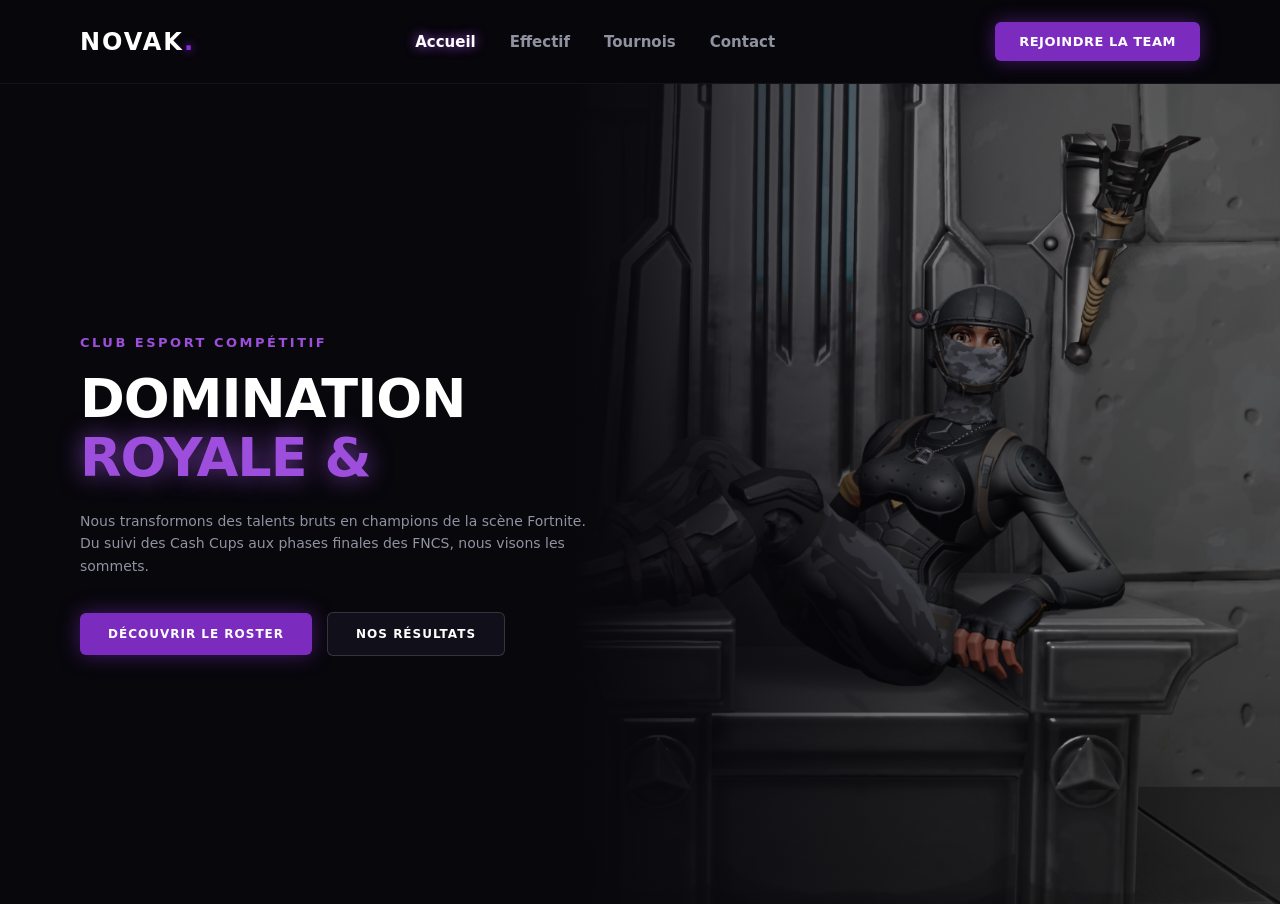
<file: index.html>
<!DOCTYPE html>
<html lang="fr">
<head>
    <meta charset="UTF-8">
    <meta name="viewport" content="width=device-width, initial-scale=1.0">
    <title>NOVAK Esport — Accueil</title>
    <link rel="stylesheet" href="style.css">
    <link rel="stylesheet" href="https://cdnjs.cloudflare.com/ajax/libs/font-awesome/6.4.0/css/all.min.css">
</head>
<body>

    <!-- HEADER / NAVIGATION -->
    <header>
        <div class="logo">NOVAK<span>.</span></div>
        <nav>
            <a href="index.html" class="active">Accueil</a>
            <a href="effectif.html">Effectif</a>
            <a href="tournois.html">Tournois</a>
            <a href="contact.html">Contact</a>
        </nav>
        <a href="contact.html" class="btn-header">Rejoindre la Team</a>
    </header>

    <!-- HERO SECTION ACCUEIL -->
    <section class="hero-container">
        <div class="hero-content">
            <span class="sub-title">CLUB ESPORT COMPÉTITIF</span>
            <h1>DOMINATION<br><span class="glow-text">ROYALE &amp;</span></h1>
            <p class="hero-description">
                Nous transformons des talents bruts en champions de la scène Fortnite. Du suivi des Cash Cups aux phases finales des FNCS, nous visons les sommets.
            </p>
            <div class="hero-buttons">
                <a href="effectif.html" class="btn-primary">DÉCOUVRIR LE ROSTER</a>
                <a href="tournois.html" class="btn-secondary">NOS RÉSULTATS</a>
            </div>
        </div>

        <!-- IMAGE DU PERSONNAGE FORTNITE -->
        <div class="hero-image-wrapper">
            <img src="affiche_site_novak.png" alt="Novak Esport Character" class="hero-img">
            <div class="hero-overlay"></div>
        </div>
    </section>

</body>
</html>
</file>
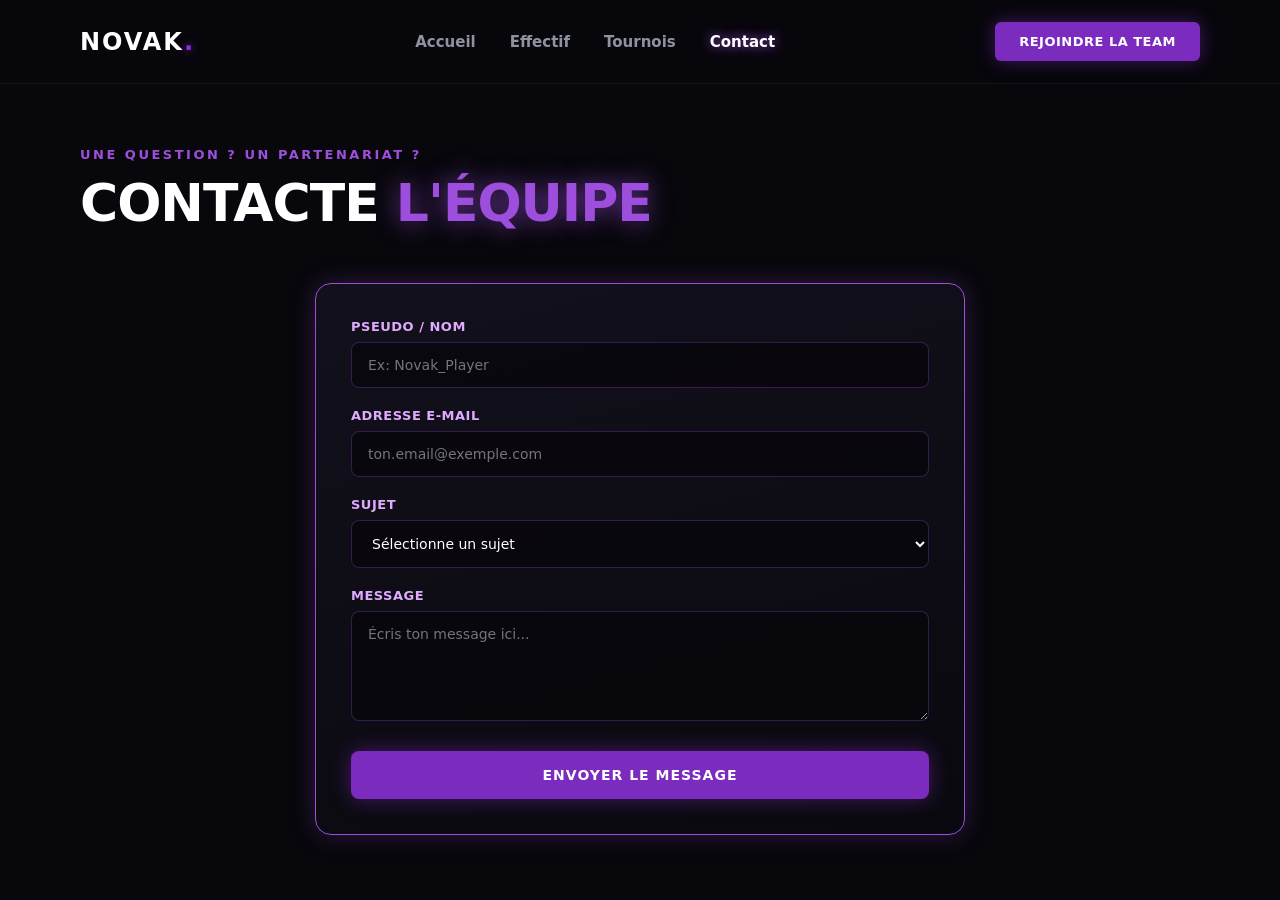
<file: contact.html>
<!DOCTYPE html>
<html lang="fr">
<head>
    <meta charset="UTF-8">
    <meta name="viewport" content="width=device-width, initial-scale=1.0">
    <title>Novak Esport - Contact</title>
    <link rel="stylesheet" href="style.css">
</head>
<body>

    <header>
        <div class="logo">NOVAK<span>.</span></div>
        <nav>
            <a href="index.html">Accueil</a>
            <a href="effectif.html">Effectif</a>
            <a href="tournois.html">Tournois</a>
            <a href="contact.html" class="active">Contact</a>
        </nav>
        <a href="contact.html" class="btn-header">Rejoindre la Team</a>
    </header>

    <main class="container">
        <span class="sub-title">UNE QUESTION ? UN PARTENARIAT ?</span>
        <h1>CONTACTE <span class="glow-text">L'ÉQUIPE</span></h1>

        <div class="contact-card">
            <!-- Remplace l'action par ton lien Formspree -->
            <form action="https://formspree.io/f/xzebvqvg" method="POST" class="contact-form">
                
                <div class="form-group">
                    <label for="pseudo">Pseudo / Nom</label>
                    <input type="text" id="pseudo" name="pseudo" placeholder="Ex: Novak_Player" required>
                </div>

                <div class="form-group">
                    <label for="email">Adresse E-mail</label>
                    <input type="email" id="email" name="email" placeholder="ton.email@exemple.com" required>
                </div>

                <div class="form-group">
                    <label for="subject">Sujet</label>
                    <select id="subject" name="subject" required>
                        <option value="" disabled selected>Sélectionne un sujet</option>
                        <option value="Recrutement">Recrutement / Candidature</option>
                        <option value="Partenariat">Partenariat / Sponsor</option>
                        <option value="Autre">Autre demande</option>
                    </select>
                </div>

                <div class="form-group">
                    <label for="message">Message</label>
                    <textarea id="message" name="message" rows="5" placeholder="Écris ton message ici..." required></textarea>
                </div>

                <button type="submit" class="btn-submit">ENVOYER LE MESSAGE</button>
            </form>
        </div>
    </main>

</body>
</html>
</file>
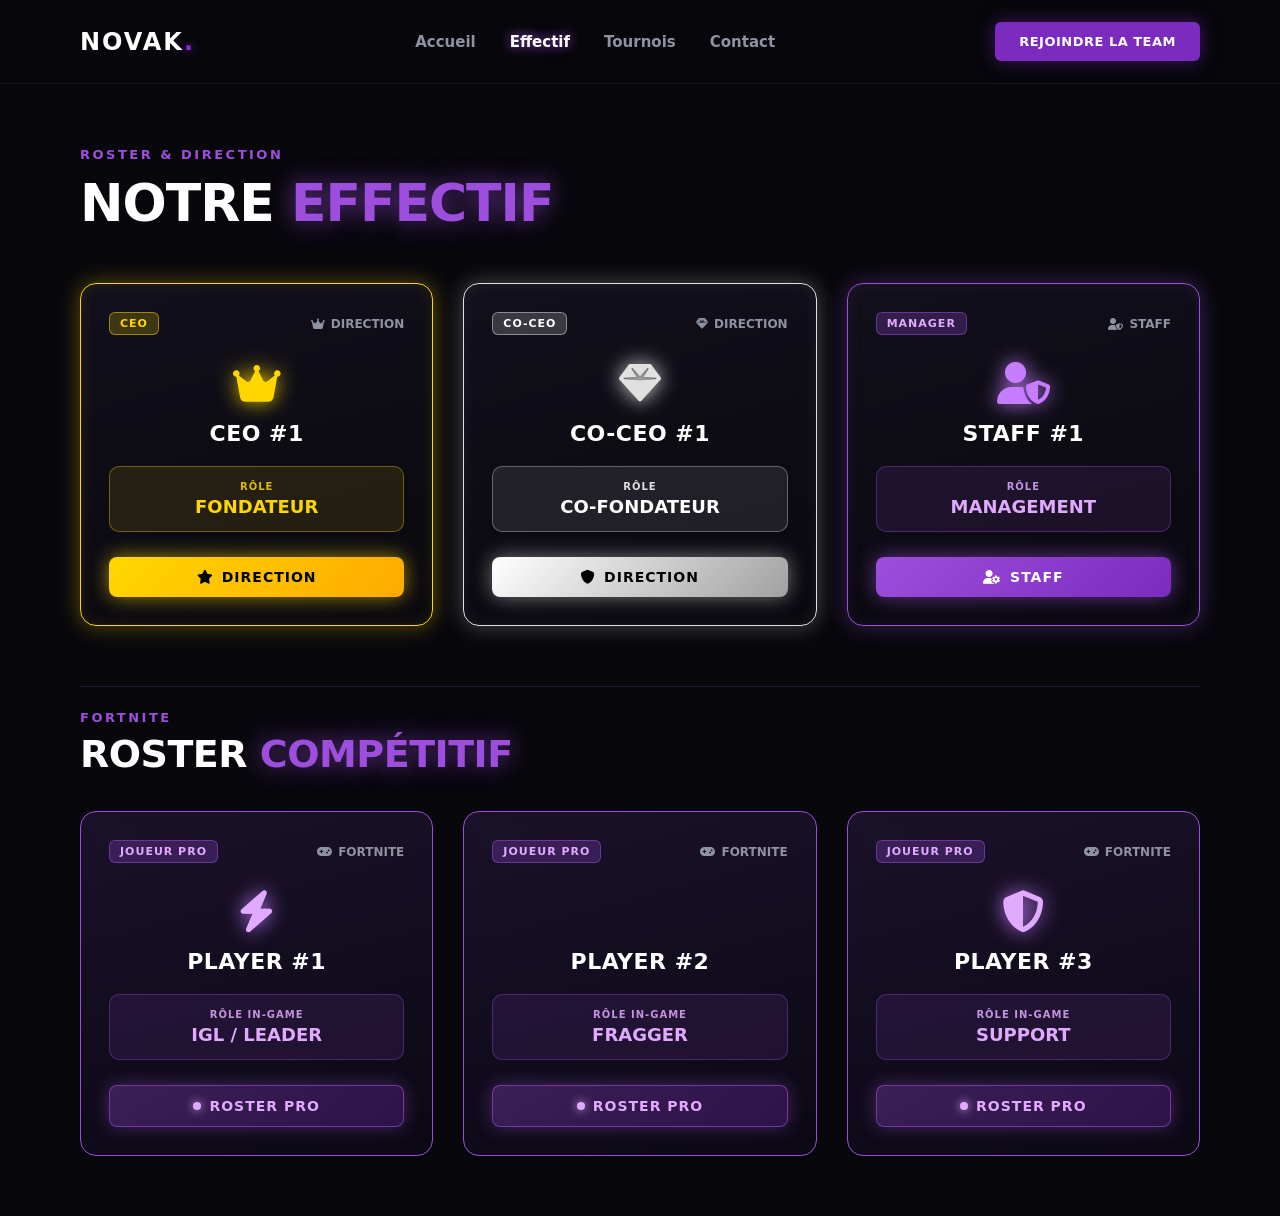
<file: effectif.html>
<!DOCTYPE html>
<html lang="fr">
<head>
    <meta charset="UTF-8">
    <!-- Balise indispensable pour l'affichage mobile -->
    <meta name="viewport" content="width=device-width, initial-scale=1.0">
    <title>NOVAK Esport — Effectif</title>
    <link rel="stylesheet" href="style.css">
    <!-- Font Awesome pour les icônes -->
    <link rel="stylesheet" href="https://cdnjs.cloudflare.com/ajax/libs/font-awesome/6.4.0/css/all.min.css">
</head>
<body>

    <!-- HEADER / NAVIGATION -->
    <header>
        <div class="logo">NOVAK<span>.</span></div>
        <nav>
            <a href="index.html">Accueil</a>
            <a href="effectif.html" class="active">Effectif</a>
            <a href="tournois.html">Tournois</a>
            <a href="contact.html">Contact</a>
        </nav>
        <a href="contact.html" class="btn-header">Rejoindre la Team</a>
    </header>

    <!-- CONTENU PRINCIPAL -->
    <main class="container">
        
        <!-- EN-TÊTE PAGE -->
        <span class="sub-title">ROSTER & DIRECTION</span>
        <h1>NOTRE <span class="glow-text">EFFECTIF</span></h1>
        
        <!-- SECTION 1 : DIRECTION & STAFF -->
        <div class="tournament-grid">

            <!-- 1. CEO -->
            <div class="card-tournament card-gold">
                <div class="card-header">
                    <span class="tag-mode tag-gold">CEO</span>
                    <span class="card-date"><i class="fa-solid fa-crown"></i> DIRECTION</span>
                </div>
                <div class="card-body">
                    <div class="rank-icon-wrapper">
                        <i class="fa-solid fa-crown"></i>
                    </div>
                    <h2>CEO #1</h2>
                    <div class="cashprize-box gold-box">
                        <span class="cash-label">RÔLE</span>
                        <span class="cash-amount">FONDATEUR</span>
                    </div>
                </div>
                <div class="card-footer">
                    <div class="rank-badge badge-gold">
                        <i class="fa-solid fa-star"></i> DIRECTION
                    </div>
                </div>
            </div>

            <!-- 2. CO-CEO -->
            <div class="card-tournament card-silver">
                <div class="card-header">
                    <span class="tag-mode tag-silver">CO-CEO</span>
                    <span class="card-date"><i class="fa-solid fa-gem"></i> DIRECTION</span>
                </div>
                <div class="card-body">
                    <div class="rank-icon-wrapper">
                        <i class="fa-solid fa-gem"></i>
                    </div>
                    <h2>CO-CEO #1</h2>
                    <div class="cashprize-box silver-box">
                        <span class="cash-label">RÔLE</span>
                        <span class="cash-amount">CO-FONDATEUR</span>
                    </div>
                </div>
                <div class="card-footer">
                    <div class="rank-badge badge-silver">
                        <i class="fa-solid fa-shield"></i> DIRECTION
                    </div>
                </div>
            </div>

            <!-- 3. MANAGER / STAFF -->
            <div class="card-tournament card-purple">
                <div class="card-header">
                    <span class="tag-mode tag-purple">MANAGER</span>
                    <span class="card-date"><i class="fa-solid fa-user-shield"></i> STAFF</span>
                </div>
                <div class="card-body">
                    <div class="rank-icon-wrapper">
                        <i class="fa-solid fa-user-shield"></i>
                    </div>
                    <h2>STAFF #1</h2>
                    <div class="cashprize-box purple-box">
                        <span class="cash-label">RÔLE</span>
                        <span class="cash-amount">MANAGEMENT</span>
                    </div>
                </div>
                <div class="card-footer">
                    <div class="rank-badge badge-purple">
                        <i class="fa-solid fa-user-gear"></i> STAFF
                    </div>
                </div>
            </div>

        </div>

        <!-- SÉPARATEUR DE SECTION -->
        <div class="section-divider">
            <span class="sub-title">FORTNITE</span>
            <h2>ROSTER <span class="glow-text">COMPÉTITIF</span></h2>
        </div>

        <!-- SECTION 2 : JOUEURS PROS -->
        <div class="tournament-grid">

            <!-- 4. JOUEUR PRO 1 -->
            <div class="card-tournament card-upcoming">
                <div class="card-header">
                    <span class="tag-mode tag-upcoming">JOUEUR PRO</span>
                    <span class="card-date"><i class="fa-solid fa-gamepad"></i> FORTNITE</span>
                </div>
                <div class="card-body">
                    <div class="rank-icon-wrapper">
                        <i class="fa-solid fa-bolt"></i>
                    </div>
                    <h2>PLAYER #1</h2>
                    <div class="cashprize-box upcoming-box">
                        <span class="cash-label">RÔLE IN-GAME</span>
                        <span class="cash-amount">IGL / LEADER</span>
                    </div>
                </div>
                <div class="card-footer">
                    <div class="rank-badge badge-upcoming">
                        <span class="pulse-dot"></span> ROSTER PRO
                    </div>
                </div>
            </div>

            <!-- 5. JOUEUR PRO 2 -->
            <div class="card-tournament card-upcoming">
                <div class="card-header">
                    <span class="tag-mode tag-upcoming">JOUEUR PRO</span>
                    <span class="card-date"><i class="fa-solid fa-gamepad"></i> FORTNITE</span>
                </div>
                <div class="card-body">
                    <div class="rank-icon-wrapper">
                        <i class="fa-solid fa-crosshair"></i>
                    </div>
                    <h2>PLAYER #2</h2>
                    <div class="cashprize-box upcoming-box">
                        <span class="cash-label">RÔLE IN-GAME</span>
                        <span class="cash-amount">FRAGGER</span>
                    </div>
                </div>
                <div class="card-footer">
                    <div class="rank-badge badge-upcoming">
                        <span class="pulse-dot"></span> ROSTER PRO
                    </div>
                </div>
            </div>

            <!-- 6. JOUEUR PRO 3 -->
            <div class="card-tournament card-upcoming">
                <div class="card-header">
                    <span class="tag-mode tag-upcoming">JOUEUR PRO</span>
                    <span class="card-date"><i class="fa-solid fa-gamepad"></i> FORTNITE</span>
                </div>
                <div class="card-body">
                    <div class="rank-icon-wrapper">
                        <i class="fa-solid fa-shield-halved"></i>
                    </div>
                    <h2>PLAYER #3</h2>
                    <div class="cashprize-box upcoming-box">
                        <span class="cash-label">RÔLE IN-GAME</span>
                        <span class="cash-amount">SUPPORT</span>
                    </div>
                </div>
                <div class="card-footer">
                    <div class="rank-badge badge-upcoming">
                        <span class="pulse-dot"></span> ROSTER PRO
                    </div>
                </div>
            </div>

        </div>

    </main>

</body>
</html>
</file>
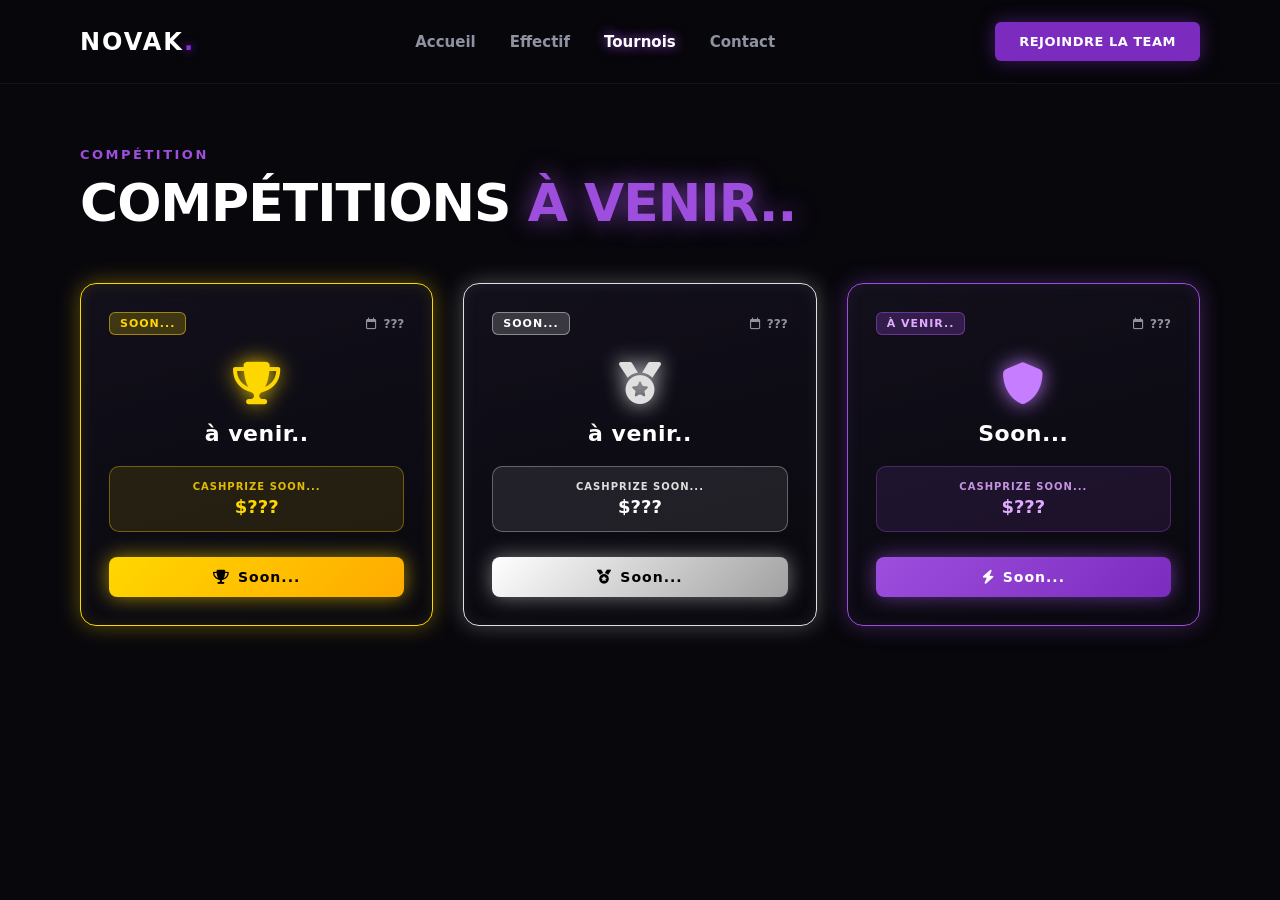
<file: tournois.html>
<!DOCTYPE html>
<html lang="fr">
<head>
    <meta charset="UTF-8">
    <meta name="viewport" content="width=device-width, initial-scale=1.0">
    <title>NOVAK Esport — Tournois</title>
    <link rel="stylesheet" href="style.css">
    <link rel="stylesheet" href="https://cdnjs.cloudflare.com/ajax/libs/font-awesome/6.4.0/css/all.min.css">
</head>
<body>

    <header>
        <div class="logo">NOVAK<span>.</span></div>
        <nav>
            <a href="index.html">Accueil</a>
            <a href="effectif.html">Effectif</a>
            <a href="tournois.html" class="active">Tournois</a>
            <a href="contact.html">Contact</a>
        </nav>
        <a href="contact.html" class="btn-header">Rejoindre la Team</a>
    </header>

    <main class="container">
        <span class="sub-title">COMPÉTITION</span>
        <h1>COMPÉTITIONS <span class="glow-text">À VENIR..</span></h1>
        
        <div class="tournament-grid">

            <!-- Tournoi 1 -->
            <div class="card-tournament card-gold">
                <div class="card-header">
                    <span class="tag-mode tag-gold">SOON...</span>
                    <span class="card-date"><i class="fa-regular fa-calendar"></i> ???</span>
                </div>
                <div class="card-body">
                    <div class="rank-icon-wrapper">
                        <i class="fa-solid fa-trophy"></i>
                    </div>
                    <h2>à venir..</h2>
                    <div class="cashprize-box gold-box">
                        <span class="cash-label">CASHPRIZE SOON...</span>
                        <span class="cash-amount">$???</span>
                    </div>
                </div>
                <div class="card-footer">
                    <div class="rank-badge badge-gold">
                        <i class="fa-solid fa-trophy"></i> Soon...
                    </div>
                </div>
            </div>

            <!-- Tournoi 2 -->
            <div class="card-tournament card-silver">
                <div class="card-header">
                    <span class="tag-mode tag-silver">SOON...</span>
                    <span class="card-date"><i class="fa-regular fa-calendar"></i> ???</span>
                </div>
                <div class="card-body">
                    <div class="rank-icon-wrapper">
                        <i class="fa-solid fa-medal"></i>
                    </div>
                    <h2>à venir..</h2>
                    <div class="cashprize-box silver-box">
                        <span class="cash-label">CASHPRIZE SOON...</span>
                        <span class="cash-amount">$???</span>
                    </div>
                </div>
                <div class="card-footer">
                    <div class="rank-badge badge-silver">
                        <i class="fa-solid fa-medal"></i> Soon...
                    </div>
                </div>
            </div>

            <!-- Tournoi 3 -->
            <div class="card-tournament card-purple">
                <div class="card-header">
                    <span class="tag-mode tag-purple">À VENIR..</span>
                    <span class="card-date"><i class="fa-regular fa-calendar"></i> ???</span>
                </div>
                <div class="card-body">
                    <div class="rank-icon-wrapper">
                        <i class="fa-solid fa-shield"></i>
                    </div>
                    <h2>Soon...</h2>
                    <div class="cashprize-box purple-box">
                        <span class="cash-label">CASHPRIZE SOON...</span>
                        <span class="cash-amount">$???</span>
                    </div>
                </div>
                <div class="card-footer">
                    <div class="rank-badge badge-purple">
                        <i class="fa-solid fa-bolt"></i> Soon...
                    </div>
                </div>
            </div>

        </div>
    </main>

</body>
</html>
</file>
<file: style.css>
/* ============================================================
   NOVAK ESPORT — STYLES GLOBAUX & RESPONSIVE (PC & MOBILE)
   ============================================================ */

/* 1. RESET & BASE */
* { 
    margin: 0; 
    padding: 0; 
    box-sizing: border-box; 
    font-family: 'Segoe UI', system-ui, -apple-system, sans-serif; 
}

body { 
    background-color: #08070c; 
    color: #fff; 
    min-height: 100vh;
    overflow-x: hidden;
}

/* 2. HEADER & NAVIGATION (DESKTOP) */
header { 
    display: flex; 
    justify-content: space-between; 
    align-items: center; 
    padding: 22px 80px; 
    background-color: rgba(8, 7, 12, 0.90);
    backdrop-filter: blur(12px);
    position: sticky;
    top: 0;
    z-index: 100;
    border-bottom: 1px solid rgba(255, 255, 255, 0.05);
}

.logo { 
    font-size: 24px; 
    font-weight: 900; 
    letter-spacing: 2px; 
}

.logo span { 
    color: #8a2be2; 
    text-shadow: 0 0 10px #8a2be2; 
}

nav {
    display: flex;
    align-items: center;
    gap: 10px;
}

nav a { 
    color: #8f92a1; 
    text-decoration: none; 
    margin: 0 12px; 
    font-size: 15px; 
    font-weight: 700; 
    transition: all 0.3s ease; 
}

nav a:hover, nav a.active { 
    color: #fff; 
    text-shadow: 0 0 12px #9d4edd; 
}

.btn-header { 
    background-color: #7b2cbf; 
    color: #fff; 
    padding: 12px 24px; 
    text-decoration: none; 
    font-size: 13px; 
    font-weight: 800; 
    border-radius: 6px; 
    box-shadow: 0 0 18px rgba(123, 44, 191, 0.5);
    transition: all 0.3s ease;
    text-transform: uppercase;
    letter-spacing: 0.5px;
}

.btn-header:hover { 
    background-color: #9d4edd; 
    box-shadow: 0 0 28px rgba(157, 78, 221, 0.85); 
    transform: translateY(-2px);
}

/* 3. HERO SECTION (PAGE D'ACCUEIL - DESKTOP) */
.hero-container {
    position: relative;
    width: 100%;
    min-height: calc(100vh - 80px);
    display: flex;
    align-items: center;
    padding-left: 80px;
    overflow: hidden;
    box-sizing: border-box;
}

.hero-content {
    max-width: 520px;
    z-index: 2;
    position: relative;
}

.hero-content .sub-title {
    color: #9d4edd;
    font-size: 13px;
    font-weight: 800;
    letter-spacing: 2.5px;
    text-transform: uppercase;
}

.hero-content h1 {
    font-size: 54px;
    font-weight: 900;
    line-height: 1.1;
    margin: 18px 0 22px 0;
    letter-spacing: -1px;
    text-transform: uppercase;
}

.hero-description {
    color: #8f92a1;
    font-size: 14px;
    line-height: 1.6;
    margin-bottom: 35px;
    font-weight: 500;
}

.hero-buttons {
    display: flex;
    gap: 15px;
    align-items: center;
}

.btn-primary {
    background-color: #7b2cbf;
    color: #fff;
    padding: 14px 28px;
    text-decoration: none;
    font-size: 12px;
    font-weight: 800;
    letter-spacing: 1px;
    border-radius: 6px;
    box-shadow: 0 0 20px rgba(123, 44, 191, 0.5);
    transition: all 0.3s ease;
}

.btn-primary:hover {
    background-color: #9d4edd;
    box-shadow: 0 0 30px rgba(157, 78, 221, 0.8);
    transform: translateY(-2px);
}

.btn-secondary {
    background-color: rgba(20, 18, 30, 0.8);
    color: #fff;
    border: 1px solid rgba(255, 255, 255, 0.15);
    padding: 14px 28px;
    text-decoration: none;
    font-size: 12px;
    font-weight: 800;
    letter-spacing: 1px;
    border-radius: 6px;
    transition: all 0.3s ease;
}

.btn-secondary:hover {
    border-color: #9d4edd;
    background-color: rgba(157, 78, 221, 0.15);
    transform: translateY(-2px);
}

.hero-image-wrapper {
    position: absolute;
    top: 0;
    right: 0;
    width: 65%;
    height: 100%;
    z-index: 1;
}

.hero-img {
    width: 100%;
    height: 100%;
    object-fit: cover;
    object-position: center right;
    display: block;
}

.hero-overlay {
    position: absolute;
    top: 0;
    left: 0;
    width: 100%;
    height: 100%;
    background: linear-gradient(90deg, #08070c 15%, rgba(8, 7, 12, 0.6) 50%, rgba(8, 7, 12, 0) 100%);
    pointer-events: none;
}

/* 4. CONTENEURS & TITRES DES AUTRES PAGES */
.container { 
    padding: 60px 80px; 
    max-width: 1400px; 
    margin: 0 auto; 
}

.sub-title { 
    color: #9d4edd; 
    font-size: 13px; 
    font-weight: 800; 
    letter-spacing: 2.5px; 
    text-transform: uppercase; 
}

.container h1 { 
    font-size: 52px; 
    font-weight: 900; 
    margin: 10px 0 50px 0; 
    letter-spacing: -1px; 
}

.glow-text { 
    color: #9d4edd; 
    text-shadow: 0 0 25px rgba(157, 78, 221, 0.7); 
}

/* SÉPARATEUR DE SECTION (Ex: ROSTER COMPÉTITIF) */
.section-divider {
    margin: 60px 0 35px 0;
    text-align: left;
    position: relative;
    padding-top: 20px;
    border-top: 1px solid rgba(157, 78, 221, 0.2);
}

.section-divider h2 {
    font-size: 38px;
    font-weight: 900;
    margin-top: 6px;
    letter-spacing: -0.5px;
}

/* 5. GRILLE DE CARTES */
.tournament-grid {
    display: grid;
    grid-template-columns: repeat(auto-fit, minmax(300px, 1fr));
    gap: 30px;
}

.card-tournament {
    background: linear-gradient(165deg, rgba(20, 18, 30, 0.85) 0%, rgba(10, 9, 15, 0.95) 100%);
    border-radius: 16px;
    padding: 28px;
    display: flex;
    flex-direction: column;
    justify-content: space-between;
    position: relative;
    overflow: hidden;
    transition: all 0.4s cubic-bezier(0.175, 0.885, 0.32, 1.275);
    backdrop-filter: blur(10px);
}

.card-tournament:hover { 
    transform: translateY(-10px) scale(1.02); 
}

.card-header { 
    display: flex; 
    justify-content: space-between; 
    align-items: center; 
    margin-bottom: 25px; 
}

.tag-mode { 
    font-size: 11px; 
    font-weight: 900; 
    padding: 4px 10px; 
    border-radius: 6px; 
    letter-spacing: 1px; 
}

.card-date { 
    font-size: 12px; 
    color: #8f92a1; 
    font-weight: 700; 
    display: flex; 
    align-items: center; 
    gap: 6px; 
}

.card-body { 
    text-align: center; 
    margin-bottom: 25px; 
}

.rank-icon-wrapper { 
    font-size: 42px; 
    margin-bottom: 12px; 
}

.card-body h2 { 
    font-size: 22px; 
    font-weight: 900; 
    color: #fff; 
    margin-bottom: 20px; 
    letter-spacing: 0.5px; 
}

.cashprize-box { 
    padding: 14px; 
    border-radius: 10px; 
    display: flex; 
    flex-direction: column; 
    align-items: center; 
    gap: 4px; 
}

.cash-label { 
    font-size: 10px; 
    font-weight: 800; 
    letter-spacing: 1px; 
    opacity: 0.85; 
}

.cash-amount { 
    font-size: 18px; 
    font-weight: 900; 
}

.card-footer { 
    display: flex; 
    justify-content: center; 
}

.rank-badge { 
    width: 100%; 
    text-align: center; 
    padding: 12px; 
    border-radius: 8px; 
    font-size: 14px; 
    font-weight: 900; 
    letter-spacing: 1px; 
    display: flex; 
    justify-content: center; 
    align-items: center; 
    gap: 8px; 
}

/* 6. VARIANTES DE CARTES */

/* Gold (Or) */
.card-gold { border: 1px solid #ffd700; box-shadow: 0 0 22px rgba(255, 215, 0, 0.35), inset 0 0 15px rgba(255, 215, 0, 0.1); }
.card-gold:hover { border-color: #ffe600; box-shadow: 0 0 45px rgba(255, 215, 0, 0.7), inset 0 0 25px rgba(255, 215, 0, 0.25); }
.tag-gold { background: rgba(255, 215, 0, 0.2); color: #ffd700; border: 1px solid rgba(255, 215, 0, 0.5); }
.card-gold .rank-icon-wrapper { color: #ffd700; text-shadow: 0 0 20px rgba(255, 215, 0, 0.9); }
.gold-box { background: rgba(255, 215, 0, 0.1); border: 1px solid rgba(255, 215, 0, 0.35); color: #ffd700; }
.badge-gold { background: linear-gradient(135deg, #ffd700 0%, #ffaa00 100%); color: #000; box-shadow: 0 0 20px rgba(255, 215, 0, 0.6); }

/* Silver (Argent) */
.card-silver { border: 1px solid #e0e0e0; box-shadow: 0 0 22px rgba(224, 224, 224, 0.3), inset 0 0 15px rgba(224, 224, 224, 0.08); }
.card-silver:hover { border-color: #ffffff; box-shadow: 0 0 45px rgba(224, 224, 224, 0.65), inset 0 0 25px rgba(224, 224, 224, 0.2); }
.tag-silver { background: rgba(224, 224, 224, 0.2); color: #ffffff; border: 1px solid rgba(224, 224, 224, 0.5); }
.card-silver .rank-icon-wrapper { color: #e0e0e0; text-shadow: 0 0 20px rgba(255, 255, 255, 0.9); }
.silver-box { background: rgba(224, 224, 224, 0.1); border: 1px solid rgba(224, 224, 224, 0.35); color: #ffffff; }
.badge-silver { background: linear-gradient(135deg, #ffffff 0%, #a1a1a1 100%); color: #000; box-shadow: 0 0 20px rgba(224, 224, 224, 0.5); }

/* Purple (Violet) */
.card-purple { border: 1px solid #9d4edd; box-shadow: 0 0 22px rgba(157, 78, 221, 0.35), inset 0 0 15px rgba(157, 78, 221, 0.1); }
.card-purple:hover { border-color: #c77dff; box-shadow: 0 0 45px rgba(157, 78, 221, 0.7), inset 0 0 25px rgba(157, 78, 221, 0.25); }
.tag-purple { background: rgba(157, 78, 221, 0.25); color: #e0aaff; border: 1px solid rgba(157, 78, 221, 0.5); }
.card-purple .rank-icon-wrapper { color: #c77dff; text-shadow: 0 0 20px rgba(199, 125, 255, 0.9); }
.purple-box { background: rgba(157, 78, 221, 0.12); border: 1px solid rgba(157, 78, 221, 0.35); color: #e0aaff; }
.badge-purple { background: linear-gradient(135deg, #9d4edd 0%, #7b2cbf 100%); color: #fff; box-shadow: 0 0 20px rgba(157, 78, 221, 0.6); }

/* Upcoming (Néon Joueurs) */
.card-upcoming { background: linear-gradient(165deg, rgba(30, 20, 48, 0.85) 0%, rgba(12, 9, 20, 0.95) 100%); border: 1px solid #9d4edd; animation: neonPulse 2.5s infinite alternate ease-in-out; }
.card-upcoming:hover { border-color: #c77dff; box-shadow: 0 0 45px rgba(157, 78, 221, 0.75), inset 0 0 25px rgba(157, 78, 221, 0.3); }
.tag-upcoming { background: rgba(157, 78, 221, 0.25); color: #e0aaff; border: 1px solid rgba(157, 78, 221, 0.5); }
.card-upcoming .rank-icon-wrapper { color: #e0aaff; text-shadow: 0 0 20px rgba(199, 125, 255, 0.9); }
.upcoming-box { background: rgba(157, 78, 221, 0.12); border: 1px solid rgba(157, 78, 221, 0.35); color: #e0aaff; }
.badge-upcoming { background: linear-gradient(135deg, rgba(157, 78, 221, 0.3) 0%, rgba(123, 44, 191, 0.3) 100%); border: 1px solid rgba(157, 78, 221, 0.6); color: #e0aaff; box-shadow: 0 0 18px rgba(157, 78, 221, 0.4); }

.pulse-dot { width: 8px; height: 8px; background-color: #e0aaff; border-radius: 50%; box-shadow: 0 0 10px #e0aaff; animation: dotPulse 1.2s infinite ease-in-out; }

/* ANIMATIONS */
@keyframes neonPulse { 0% { box-shadow: 0 0 20px rgba(157, 78, 221, 0.25), inset 0 0 15px rgba(157, 78, 221, 0.08); } 100% { box-shadow: 0 0 38px rgba(157, 78, 221, 0.55), inset 0 0 22px rgba(157, 78, 221, 0.2); } }
@keyframes dotPulse { 0% { transform: scale(0.8); opacity: 0.6; } 50% { transform: scale(1.3); opacity: 1; box-shadow: 0 0 14px #e0aaff; } 100% { transform: scale(0.8); opacity: 0.6; } }

/* ============================================================
   7. RESPONSIVE MOBILE (OPTIMISÉ ÉCRANS TACTILES)
   ============================================================ */
@media screen and (max-width: 992px) {
    
    /* HEADER & LOGO MOBILE */
    header {
        padding: 20px 15px;
        flex-direction: column;
        gap: 18px;
    }

    .logo {
        font-size: 26px;
    }

    /* NAVIGATION / LIENS DU MENU AGRANDIS */
    nav {
        display: flex;
        flex-wrap: wrap;
        justify-content: center;
        gap: 12px 14px;
        width: 100%;
    }

    nav a {
        margin: 0;
        font-size: 16px;
        font-weight: 700;
        padding: 8px 14px;
        border-radius: 8px;
        background: rgba(255, 255, 255, 0.04);
        border: 1px solid rgba(255, 255, 255, 0.08);
        transition: all 0.2s ease;
    }

    nav a.active {
        background: rgba(157, 78, 221, 0.25);
        border: 1px solid rgba(157, 78, 221, 0.6);
        color: #fff;
    }

    /* BOUTON REJOINDRALATEAM MOBILE */
    .btn-header {
        width: 100%;
        text-align: center;
        padding: 14px 0;
        font-size: 15px;
        font-weight: 800;
        border-radius: 8px;
    }

    /* CONTAINER & HERO SECTION */
    .hero-container {
        padding: 20px 15px 40px 15px;
        flex-direction: column-reverse;
        min-height: auto;
    }

    .hero-content {
        max-width: 100%;
        text-align: center;
        margin-top: 25px;
    }

    .hero-content h1 {
        font-size: 32px;
        line-height: 1.2;
    }

    .hero-description {
        font-size: 13px;
        margin-bottom: 25px;
    }

    .hero-buttons {
        flex-direction: column;
        width: 100%;
        gap: 12px;
    }

    .btn-primary, .btn-secondary {
        width: 100%;
        text-align: center;
        padding: 16px 0;
        font-size: 14px;
    }

    .hero-image-wrapper {
        position: relative;
        width: 100%;
        height: 320px;
    }

    .hero-overlay {
        background: linear-gradient(180deg, rgba(8, 7, 12, 0) 0%, #08070c 85%);
    }

    /* GRILLE ET CARTES SUR MOBILE */
    .container {
        padding: 30px 15px;
    }

    .container h1 {
        font-size: 32px;
        margin: 5px 0 30px 0;
    }

    .section-divider {
        margin: 40px 0 25px 0;
    }

    .section-divider h2 {
        font-size: 26px;
    }

    .tournament-grid {
        grid-template-columns: 1fr;
        gap: 20px;
    }

    .card-tournament {
        padding: 22px;
    }

    .card-body h2 {
        font-size: 20px;
    }

    .cash-amount {
        font-size: 16px;
    }
}

/* ============================================================
   FORMULAIRE DE CONTACT
   ============================================================ */

.contact-card {
    background: linear-gradient(165deg, rgba(20, 18, 30, 0.85) 0%, rgba(10, 9, 15, 0.95) 100%);
    border: 1px solid #9d4edd;
    border-radius: 16px;
    padding: 35px;
    max-width: 650px;
    margin: 0 auto;
    box-shadow: 0 0 25px rgba(157, 78, 221, 0.25);
}

.contact-form {
    display: flex;
    flex-direction: column;
    gap: 20px;
}

.form-group {
    display: flex;
    flex-direction: column;
    gap: 8px;
    text-align: left;
}

.form-group label {
    font-size: 13px;
    font-weight: 800;
    color: #e0aaff;
    letter-spacing: 0.5px;
    text-transform: uppercase;
}

.form-group input,
.form-group select,
.form-group textarea {
    width: 100%;
    padding: 14px 16px;
    background-color: rgba(8, 7, 12, 0.8);
    border: 1px solid rgba(157, 78, 221, 0.3);
    border-radius: 8px;
    color: #fff;
    font-size: 14px;
    outline: none;
    transition: all 0.3s ease;
    box-sizing: border-box;
}

.form-group input:focus,
.form-group select:focus,
.form-group textarea:focus {
    border-color: #c77dff;
    box-shadow: 0 0 12px rgba(157, 78, 221, 0.5);
}

.form-group option {
    background-color: #08070c;
    color: #fff;
}

.btn-submit {
    background-color: #7b2cbf;
    color: #fff;
    border: none;
    padding: 16px;
    font-size: 14px;
    font-weight: 900;
    letter-spacing: 1px;
    border-radius: 8px;
    cursor: pointer;
    box-shadow: 0 0 20px rgba(123, 44, 191, 0.5);
    transition: all 0.3s ease;
    margin-top: 10px;
}

.btn-submit:hover {
    background-color: #9d4edd;
    box-shadow: 0 0 30px rgba(157, 78, 221, 0.85);
    transform: translateY(-2px);
}
</file>
